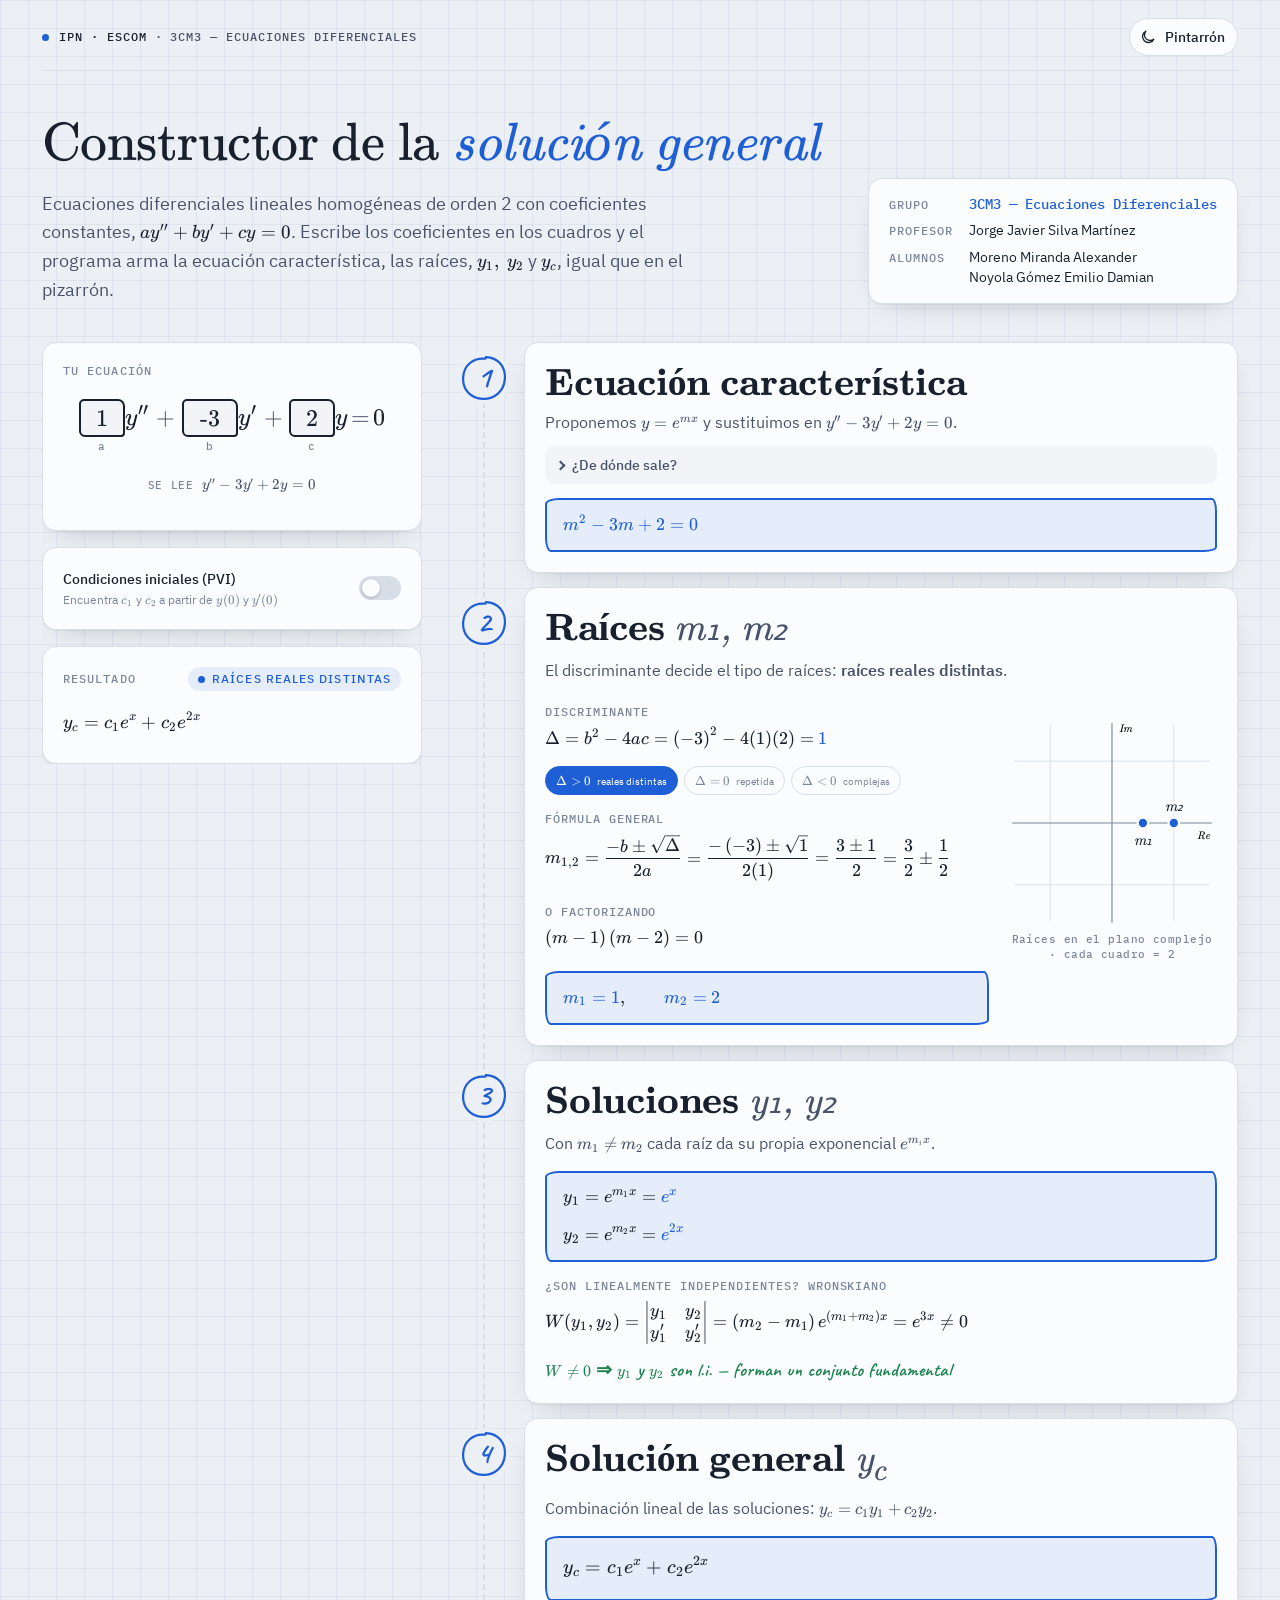
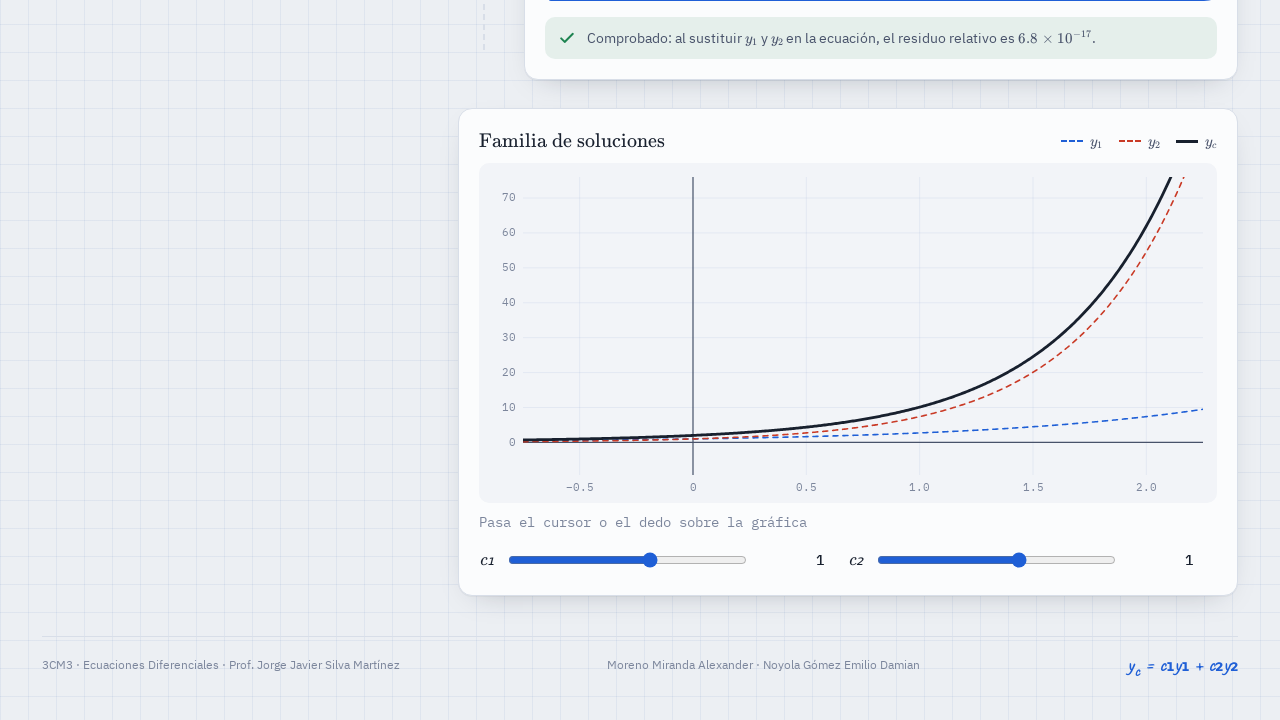
<file: 02_guias/g04_ecuaciones_de_segundo_orden/src/index.html>
<!doctype html>
<html lang="es">
<head>
<meta charset="utf-8">
<meta name="viewport" content="width=device-width, initial-scale=1, viewport-fit=cover">
<!--@CABEZA-->
<title>Solucionador EDO Orden 2</title>
<meta name="claude:viewport-fit-sides" content="cover">
<meta name="description" content="Construye paso a paso la solución general de ay'' + by' + cy = 0">
<!--@/CABEZA-->
<link rel="stylesheet" href="vendor/katex/katex.min.css">
<link rel="stylesheet" href="css/fuentes.css">
<link rel="stylesheet" href="css/estilos.css">
</head>
<body>
<!--@CUERPO-->
<div class="contenedor">

  <nav class="barra" aria-label="Encabezado">
    <div class="marca"><span class="punto"></span><span><b>IPN · ESCOM</b> · 3CM3 — Ecuaciones Diferenciales</span></div>
    <button id="btn-tema" class="btn-tema" type="button" aria-pressed="false" title="Cambiar tema">
      <svg class="luna" viewBox="0 0 24 24" aria-hidden="true"><path d="M20 14.5A8 8 0 1 1 9.5 4a6.5 6.5 0 0 0 10.5 10.5Z"/></svg>
      <svg class="sol" viewBox="0 0 24 24" aria-hidden="true"><circle cx="12" cy="12" r="4"/><path d="M12 2v2M12 20v2M4.9 4.9l1.4 1.4M17.7 17.7l1.4 1.4M2 12h2M20 12h2M4.9 19.1l1.4-1.4M17.7 6.3l1.4-1.4"/></svg>
      <span id="tema-txt">Pintarrón</span>
    </button>
  </nav>

  <header class="portada">
    <div>
      <h1>Constructor de la <em>solución general</em></h1>
      <p class="lead">Ecuaciones diferenciales lineales homogéneas de orden 2 con coeficientes constantes,
        <span class="mi" data-tex="ay'' + by' + cy = 0"></span>. Escribe los coeficientes en los cuadros y el programa
        arma la ecuación característica, las raíces, <span class="mi" data-tex="y_1,\ y_2"></span> y
        <span class="mi" data-tex="y_c"></span>, igual que en el pizarrón.</p>
    </div>
    <dl class="creditos">
      <dt>Grupo</dt><dd class="grupo">3CM3 — Ecuaciones Diferenciales</dd>
      <dt>Profesor</dt><dd>Jorge Javier Silva Martínez</dd>
      <dt>Alumnos</dt><dd><span>Moreno Miranda Alexander</span><span>Noyola Gómez Emilio Damian</span></dd>
    </dl>
  </header>

  <main class="layout">
    <!-- ================= PANEL DE CAPTURA ================= -->
    <aside class="panel" id="panel">
      <section class="tarjeta" aria-labelledby="t-ecuacion">
        <h2 class="etq-sec" id="t-ecuacion">Tu ecuación</h2>
        <div class="ecuacion-entrada">
          <span class="grupo"><label class="campo"><input id="in-a" value="1" autocomplete="off" spellcheck="false" aria-label="Coeficiente a de y''"><span class="letra">a</span></label><span class="t mi" data-tex="y''"></span></span>
          <span class="op">+</span>
          <span class="grupo"><label class="campo"><input id="in-b" value="-3" autocomplete="off" spellcheck="false" aria-label="Coeficiente b de y'"><span class="letra">b</span></label><span class="t mi" data-tex="y'"></span></span>
          <span class="op">+</span>
          <span class="grupo"><label class="campo"><input id="in-c" value="2" autocomplete="off" spellcheck="false" aria-label="Coeficiente c de y"><span class="letra">c</span></label><span class="t mi" data-tex="y"></span><span class="op">=</span><span class="t">0</span></span>
        </div>
        <p class="ecu-limpia"><span class="etq-inline">Se lee</span><span id="ecu-limpia" class="mi" data-tex="y''-3y'+2y=0"></span></p>
        <p class="aviso" id="aviso" role="status" hidden></p>
      </section>

      <section class="tarjeta">
        <label class="interruptor" for="pvi-on">
          <span class="txt">Condiciones iniciales (PVI)<small>Encuentra <span class="mi" data-tex="c_1"></span> y <span class="mi" data-tex="c_2"></span> a partir de <span class="mi" data-tex="y(0)"></span> y <span class="mi" data-tex="y'(0)"></span></small></span>
          <input type="checkbox" id="pvi-on" aria-controls="pvi-campos">
          <span class="pista" aria-hidden="true"></span>
        </label>
        <div class="pvi-campos" id="pvi-campos" hidden>
          <span class="par"><span class="mi" data-tex="y(0) ="></span><label class="campo"><input id="in-y0" value="0" autocomplete="off" spellcheck="false" aria-label="Valor de y(0)"></label></span>
          <span class="par"><span class="mi" data-tex="y'(0) ="></span><label class="campo"><input id="in-v0" value="3" autocomplete="off" spellcheck="false" aria-label="Valor de y'(0)"></label></span>
        </div>
      </section>

      <section class="tarjeta resumen" aria-labelledby="t-resumen">
        <h2 class="etq-sec" id="t-resumen">Resultado <span class="caso-pill" id="res-caso" data-caso="reales">Raíces reales distintas</span></h2>
        <div class="mat" id="res-yc" data-tex="y_c = c_1e^{x} + c_2e^{2x}"></div>
      </section>

    </aside>

    <!-- ================= PASOS ================= -->
    <div>
      <div class="pasos" id="pasos" aria-live="polite"></div>

      <section class="seccion tarjeta grafica" aria-labelledby="graf-titulo">
        <div class="cab">
          <h3 id="graf-titulo">Familia de soluciones</h3>
          <div class="leyenda" id="leyenda">
            <span class="it"><i class="y1"></i><span class="mi" data-tex="y_1"></span></span>
            <span class="it"><i class="y2"></i><span class="mi" data-tex="y_2"></span></span>
            <span class="it"><i class="yc"></i><span class="mi" id="leyenda-yc" data-tex="y_c"></span></span>
          </div>
        </div>
        <canvas id="lienzo" aria-label="Gráfica de y1, y2 y la solución"></canvas>
        <div class="lectura" id="lectura"></div>
        <div class="deslizadores">
          <div class="desl"><label for="sl-c1">c₁</label><input type="range" id="sl-c1" min="-5" max="5" step="0.1" value="1"><output id="sl-c1-out" for="sl-c1">1</output></div>
          <div class="desl"><label for="sl-c2">c₂</label><input type="range" id="sl-c2" min="-5" max="5" step="0.1" value="1"><output id="sl-c2-out" for="sl-c2">1</output></div>
          <button class="boton sec" id="btn-volver-pvi" type="button" hidden>Volver al PVI</button>
        </div>
      </section>
    </div>
  </main>

  <footer class="pie">
    <span>3CM3 · Ecuaciones Diferenciales · Prof. Jorge Javier Silva Martínez</span>
    <span>Moreno Miranda Alexander · Noyola Gómez Emilio Damian</span>
    <span class="mano">y<sub>c</sub> = c₁y₁ + c₂y₂</span>
  </footer>
</div>
<!--@/CUERPO-->
<!--@SCRIPTS-->
<script src="vendor/katex/katex.min.js"></script>
<script src="js/1-aritmetica.js"></script>
<script src="js/2-motor.js"></script>
<script src="js/3-latex.js"></script>
<script src="js/4-graficas.js"></script>
<script src="js/5-interfaz.js"></script>
<!--@/SCRIPTS-->
</body>
</html>
</file>
<file: 02_guias/g04_ecuaciones_de_segundo_orden/src/css/fuentes.css>
/* Fuentes embebidas (funcionan sin internet) */
@font-face { font-family: "IBM Plex Sans"; font-weight: 400; font-style: normal; font-display: swap; src: url(../vendor/fuentes/ibm-plex-sans-latin-400-normal.woff2) format("woff2"); }
@font-face { font-family: "IBM Plex Sans"; font-weight: 500; font-style: normal; font-display: swap; src: url(../vendor/fuentes/ibm-plex-sans-latin-500-normal.woff2) format("woff2"); }
@font-face { font-family: "IBM Plex Sans"; font-weight: 600; font-style: normal; font-display: swap; src: url(../vendor/fuentes/ibm-plex-sans-latin-600-normal.woff2) format("woff2"); }
@font-face { font-family: "IBM Plex Mono"; font-weight: 400; font-style: normal; font-display: swap; src: url(../vendor/fuentes/ibm-plex-mono-latin-400-normal.woff2) format("woff2"); }
@font-face { font-family: "IBM Plex Mono"; font-weight: 500; font-style: normal; font-display: swap; src: url(../vendor/fuentes/ibm-plex-mono-latin-500-normal.woff2) format("woff2"); }
@font-face { font-family: "Caveat"; font-weight: 600; font-style: normal; font-display: swap; src: url(../vendor/fuentes/caveat-latin-600-normal.woff2) format("woff2"); }
</file>
<file: 02_guias/g04_ecuaciones_de_segundo_orden/src/css/estilos.css>
/* =====================================================================
   DISEÑO · "Pintarrón y pizarrón"
   Concepto: la página es el pizarrón del salón. Los títulos usan la
   misma letra que LaTeX (Computer Modern, vía KaTeX) para que texto y
   fórmulas sean una sola voz; los números de paso van "a plumón",
   encerrados en círculo como los escribe el profesor.
   Layout: panel de captura fijo a la izquierda + pasos ①–⑤ en línea de
   tiempo a la derecha; en celular todo en una columna.
   ===================================================================== */
:root {
  /* Color · pintarrón (claro) */
  --bg: #eceff3;
  --surface: #fbfcfd;
  --surface-2: #f2f4f8;
  --ink: #18202e;
  --ink-2: #48526a;
  --ink-3: #7c869c;
  --line: #d8dee8;
  --grid: rgba(48, 92, 170, 0.07);
  --accent: #1f5fd6;              /* plumón azul */
  --accent-ink: #ffffff;
  --accent-soft: rgba(31, 95, 214, 0.09);
  --red: #c93a26;                 /* plumón rojo */
  --red-soft: rgba(201, 58, 38, 0.09);
  --green: #1d8350;
  --green-soft: rgba(29, 131, 80, 0.1);
  --c-y1: #1f5fd6;
  --c-y2: #c93a26;
  --c-yc: #18202e;
  --shadow: 0 1px 0 rgba(24, 32, 46, 0.04), 0 10px 30px -18px rgba(24, 32, 46, 0.35);

  /* Tipografía */
  --f-tex: KaTeX_Main, "Latin Modern Roman", "Computer Modern", Georgia, serif;
  --f-ui: "IBM Plex Sans", system-ui, -apple-system, "Segoe UI", Roboto, sans-serif;
  --f-mono: "IBM Plex Mono", ui-monospace, "Cascadia Mono", Consolas, monospace;
  --f-plumon: Caveat, "Segoe Print", "Comic Sans MS", cursive;

  /* Escala */
  --t-xs: 0.75rem;
  --t-sm: 0.875rem;
  --t-md: 1rem;
  --t-lg: 1.25rem;
  --t-xl: clamp(1.6rem, 1.2rem + 1.6vw, 2.35rem);
  --t-hero: clamp(2rem, 1.3rem + 3vw, 3.4rem);
  --r: 14px;
  --mano: 14px 5px 13px 6px / 6px 13px 5px 14px;   /* borde "dibujado a mano" */
}
@media (prefers-color-scheme: dark) {
  :root:not([data-theme="light"]) {
    --bg: #15211d; --surface: #1b2a25; --surface-2: #213330; --ink: #ebf1ea; --ink-2: #b7c4bb;
    --ink-3: #82938a; --line: #2e423b; --grid: rgba(220, 240, 225, 0.045); --accent: #86b8ff;
    --accent-ink: #0f1a17; --accent-soft: rgba(134, 184, 255, 0.12); --red: #ff9a83; --red-soft: rgba(255, 154, 131, 0.12);
    --green: #8fdcaa; --green-soft: rgba(143, 220, 170, 0.12); --c-y1: #86b8ff; --c-y2: #ff9a83; --c-yc: #f4f1d6;
    --shadow: 0 1px 0 rgba(0, 0, 0, 0.2), 0 14px 34px -20px rgba(0, 0, 0, 0.7);
    color-scheme: dark;
  }
}
:root[data-theme="dark"] {
  --bg: #15211d; --surface: #1b2a25; --surface-2: #213330; --ink: #ebf1ea; --ink-2: #b7c4bb;
  --ink-3: #82938a; --line: #2e423b; --grid: rgba(220, 240, 225, 0.045); --accent: #86b8ff;
  --accent-ink: #0f1a17; --accent-soft: rgba(134, 184, 255, 0.12); --red: #ff9a83; --red-soft: rgba(255, 154, 131, 0.12);
  --green: #8fdcaa; --green-soft: rgba(143, 220, 170, 0.12); --c-y1: #86b8ff; --c-y2: #ff9a83; --c-yc: #f4f1d6;
  --shadow: 0 1px 0 rgba(0, 0, 0, 0.2), 0 14px 34px -20px rgba(0, 0, 0, 0.7);
  color-scheme: dark;
}

/* ---------- base ---------- */
*, *::before, *::after { box-sizing: border-box; }
[hidden] { display: none !important; }
html { -webkit-text-size-adjust: 100%; }
body {
  margin: 0;
  background-color: var(--bg);
  background-image:
    linear-gradient(var(--grid) 1px, transparent 1px),
    linear-gradient(90deg, var(--grid) 1px, transparent 1px);
  background-size: 28px 28px;
  color: var(--ink);
  font: 400 var(--t-md)/1.6 var(--f-ui);
  overflow-x: hidden;
  transition: background-color .35s ease, color .35s ease;
}
.contenedor {
  max-width: 1260px;
  margin: 0 auto;
  padding-left: max(16px, env(safe-area-inset-left, 0px));
  padding-right: max(16px, env(safe-area-inset-right, 0px));
  padding-block: 18px 40px;
}
@media (min-width: 720px) {
  .contenedor {
    padding-left: max(32px, env(safe-area-inset-left, 0px));
    padding-right: max(32px, env(safe-area-inset-right, 0px));
  }
}
button, input { font: inherit; color: inherit; }
:focus-visible { outline: 2.5px solid var(--accent); outline-offset: 3px; border-radius: 6px; }
code { font-family: var(--f-mono); font-size: .9em; }
.tenue { color: var(--ink-3); }

/* ---------- barra superior ---------- */
.barra {
  display: flex; align-items: center; justify-content: space-between; gap: 12px;
  padding-bottom: 14px; border-bottom: 1px solid var(--line);
}
.marca {
  display: flex; align-items: center; gap: 10px; min-width: 0;
  font: 500 var(--t-xs)/1.3 var(--f-mono); letter-spacing: .08em; text-transform: uppercase; color: var(--ink-2);
}
.marca b { color: var(--ink); font-weight: 500; }
.marca .punto { width: 7px; height: 7px; border-radius: 50%; background: var(--accent); flex: none; }
.btn-tema {
  display: inline-flex; align-items: center; gap: 8px; flex: none;
  padding: 7px 12px 7px 9px; border-radius: 999px; border: 1px solid var(--line);
  background: var(--surface); cursor: pointer; font-size: var(--t-sm); font-weight: 500;
  transition: border-color .2s, transform .2s;
}
.btn-tema:hover { border-color: var(--accent); }
.btn-tema svg { width: 18px; height: 18px; fill: none; stroke: currentColor; stroke-width: 1.8; stroke-linecap: round; }
.btn-tema .sol { display: none; }
.btn-tema[aria-pressed="true"] .sol { display: block; }
.btn-tema[aria-pressed="true"] .luna { display: none; }

/* ---------- portada ---------- */
.portada {
  display: grid; gap: 22px 40px; align-items: end;
  padding-block: 30px 30px;
}
@media (min-width: 900px) { .portada { grid-template-columns: minmax(0, 1fr) auto; padding-block: 44px 38px; } }
.portada h1 {
  margin: 0; font: 400 var(--t-hero)/1.05 var(--f-tex); letter-spacing: -.01em; text-wrap: balance;
}
.portada h1 em { font-style: italic; color: var(--accent); }
.portada .lead {
  margin: 14px 0 0; max-width: 60ch; color: var(--ink-2); font-size: clamp(1rem, .95rem + .3vw, 1.12rem);
}
.portada .lead .mi { color: var(--ink); white-space: nowrap; }
.creditos {
  margin: 0; display: grid; grid-template-columns: auto 1fr; gap: 6px 16px; align-items: baseline;
  padding: 16px 20px; background: var(--surface); border: 1px solid var(--line); border-radius: var(--r);
  box-shadow: var(--shadow); min-width: 0;
}
.creditos dt {
  font: 500 var(--t-xs)/1.4 var(--f-mono); letter-spacing: .08em; text-transform: uppercase; color: var(--ink-3);
}
.creditos dd { margin: 0; font-size: var(--t-sm); line-height: 1.45; min-width: 0; }
.creditos dd.grupo { font: 500 var(--t-sm)/1.4 var(--f-mono); color: var(--accent); }
.creditos dd span { display: block; }

/* ---------- distribución principal ---------- */
.layout { display: grid; gap: 28px; align-items: start; }
.layout > * { min-width: 0; }
@media (min-width: 1040px) {
  .layout { grid-template-columns: 380px minmax(0, 1fr); gap: 36px; }
  .panel { position: sticky; top: calc(16px + env(safe-area-inset-top, 0px)); max-height: calc(100vh - 32px); overflow-y: auto; scrollbar-width: thin; }
}

/* ---------- panel de captura ---------- */
.panel { display: grid; gap: 16px; }
.panel > *, .pasos > * { min-width: 0; }
.tarjeta {
  background: var(--surface); border: 1px solid var(--line); border-radius: var(--r);
  box-shadow: var(--shadow); padding: 20px;
}
.etq-sec {
  margin: 0 0 12px; font: 500 var(--t-xs)/1.3 var(--f-mono); letter-spacing: .09em; text-transform: uppercase; color: var(--ink-3);
  display: flex; justify-content: space-between; gap: 8px; align-items: center;
}
.ecuacion-entrada {
  display: flex; flex-wrap: wrap; align-items: center; justify-content: center;
  column-gap: .16em; row-gap: 1.1em;
  font-family: var(--f-tex); font-size: clamp(20px, 5.4vw, 29px);
  padding: 8px 0 22px;
}
@media (min-width: 1040px) { .ecuacion-entrada { font-size: 24px; } }
.ecuacion-entrada .t { display: inline-flex; align-items: center; }
.ecuacion-entrada .grupo { display: inline-flex; align-items: center; white-space: nowrap; }
.ecuacion-entrada .op { padding: 0 .12em; color: var(--ink-2); }
.campo { position: relative; display: inline-flex; }
.campo input {
  width: 2.4em; min-width: 0; padding: .14em .12em .1em; text-align: center;
  font-family: var(--f-tex); font-size: 1em; line-height: 1.15;
  background: var(--surface-2); border: 2px solid var(--ink); border-radius: 5px 7px 4px 6px;
  transition: border-color .15s, background-color .15s, box-shadow .15s, width .12s ease;
}
.campo input:hover { background: var(--surface); }
.campo input:focus { outline: none; border-color: var(--accent); background: var(--surface); box-shadow: 0 0 0 4px var(--accent-soft); }
.campo .letra {
  position: absolute; left: 50%; top: calc(100% + 4px); transform: translateX(-50%);
  font: 500 11px/1 var(--f-mono); color: var(--ink-3); letter-spacing: .04em; pointer-events: none;
}
.campo.error input { border-color: var(--red); background: var(--red-soft); }
.campo.error .letra { color: var(--red); }

.ecu-limpia { text-align: center; color: var(--ink-2); font-size: var(--t-sm); min-height: 1.6em; }
.ecu-limpia .etq-inline { font: 500 11px/1 var(--f-mono); letter-spacing: .06em; text-transform: uppercase; color: var(--ink-3); margin-right: 8px; }

.aviso {
  margin: 14px 0 0; padding: 10px 12px; border-radius: 10px; font-size: var(--t-sm);
  background: var(--red-soft); color: var(--red); border: 1px solid color-mix(in srgb, var(--red) 35%, transparent);
}
.aviso code { background: var(--surface); padding: 1px 5px; border-radius: 4px; color: var(--ink); }

.boton {
  display: inline-flex; align-items: center; gap: 8px; padding: 8px 14px; border-radius: 10px; cursor: pointer;
  border: 1px solid var(--accent); background: var(--accent); color: var(--accent-ink); font-weight: 500; font-size: var(--t-sm);
  transition: filter .15s, transform .15s;
}
.boton:hover { filter: brightness(1.08); transform: translateY(-1px); }
.boton svg { width: 17px; height: 17px; fill: none; stroke: currentColor; stroke-width: 1.8; stroke-linecap: round; stroke-linejoin: round; }
.boton.sec { background: transparent; color: var(--accent); }

/* interruptor PVI */
.interruptor { display: flex; align-items: center; justify-content: space-between; gap: 12px; cursor: pointer; }
.interruptor .txt { font-weight: 500; font-size: var(--t-sm); }
.interruptor .txt small { display: block; font-weight: 400; color: var(--ink-3); font-size: var(--t-xs); }
.interruptor input { position: absolute; opacity: 0; pointer-events: none; }
.interruptor .pista {
  flex: none; width: 42px; height: 24px; border-radius: 999px; background: var(--line); position: relative; transition: background-color .2s;
}
.interruptor .pista::after {
  content: ""; position: absolute; top: 3px; left: 3px; width: 18px; height: 18px; border-radius: 50%;
  background: var(--surface); box-shadow: 0 1px 3px rgba(0,0,0,.25); transition: transform .2s ease;
}
.interruptor input:checked + .pista { background: var(--accent); }
.interruptor input:checked + .pista::after { transform: translateX(18px); }
.interruptor input:focus-visible + .pista { outline: 2.5px solid var(--accent); outline-offset: 3px; }
.pvi-campos {
  display: flex; flex-wrap: wrap; justify-content: center; gap: 14px 22px; margin-top: 16px; padding-top: 16px;
  border-top: 1px dashed var(--line); font-family: var(--f-tex); font-size: 21px;
}
.pvi-campos .par { display: inline-flex; align-items: center; gap: .3em; }

/* resumen */
.resumen .caso-pill {
  display: inline-flex; align-items: center; gap: 7px; padding: 4px 10px; border-radius: 999px;
  font: 500 var(--t-xs)/1.3 var(--f-ui); background: var(--accent-soft); color: var(--accent);
}
.resumen .caso-pill::before { content: ""; width: 7px; height: 7px; border-radius: 50%; background: currentColor; }
.resumen .caso-pill[data-caso="repetida"] { background: var(--green-soft); color: var(--green); }
.resumen .caso-pill[data-caso="complejas"] { background: var(--red-soft); color: var(--red); }
.resumen .mat { margin-top: 8px; font-size: 1.05em; }

/* ---------- matemáticas ---------- */
.mat { overflow: hidden; max-width: 100%; padding-block: 2px; }
.mat.desliza { overflow-x: auto; scrollbar-width: thin; }
.mat .katex-display { margin: .35em 0; }
.mat .katex-display > .katex { text-align: left; }
.katex { font-size: 1.12em; }
.mi .katex { font-size: 1.06em; }
.katex .hl { color: var(--accent); }

/* ---------- pasos ---------- */
.pasos { display: grid; gap: 14px; position: relative; }
.pasos::before {
  content: ""; position: absolute; left: 25px; top: 40px; bottom: 30px; width: 0;
  border-left: 2px dashed var(--line);
}
.paso { display: grid; grid-template-columns: 52px minmax(0, 1fr); gap: 0 14px; position: relative; }
.paso-num { position: relative; width: 52px; height: 52px; margin-top: 10px; background: var(--bg); border-radius: 50%; }
.paso-num svg { position: absolute; inset: 0; width: 100%; height: 100%; overflow: visible; }
.paso-num path {
  fill: none; stroke: var(--accent); stroke-width: 2.4; stroke-linecap: round;
  stroke-dasharray: 160; stroke-dashoffset: 0;
}
.paso-num span {
  position: absolute; inset: 0; display: grid; place-items: center; padding-bottom: 3px;
  font: 600 31px/1 var(--f-plumon); color: var(--accent);
}
.paso-cuerpo {
  min-width: 0; background: var(--surface); border: 1px solid var(--line); border-radius: var(--r);
  box-shadow: var(--shadow); padding: 18px 20px 20px;
}
.paso-cuerpo header h3 {
  margin: 0; font: 700 var(--t-xl)/1.15 var(--f-tex); letter-spacing: -.005em; text-wrap: balance;
}
.paso-cuerpo header h3 .m-sym { font-weight: 400; font-style: italic; color: var(--ink-2); }
.paso-sub { margin: 6px 0 4px; color: var(--ink-2); max-width: 68ch; }
.etq {
  margin: 16px 0 0; font: 500 var(--t-xs)/1.3 var(--f-mono); letter-spacing: .08em; text-transform: uppercase; color: var(--ink-3);
}
.nota { margin: 6px 0 0; font: 600 1.2rem/1.3 var(--f-plumon); color: var(--red); }
.nota .katex { font-size: .85em; }
.nota.ok { color: var(--green); }

.resultado {
  position: relative; margin-top: 14px; padding: 6px 16px;
  border: 2px solid var(--accent); border-radius: var(--mano);
  background: var(--accent-soft);
}
.resultado.final { border-width: 2.5px; padding: 10px 16px; }
.paso-final .resultado.final .katex { font-size: 1.24em; }
.verificado {
  display: flex; gap: 10px; align-items: flex-start; margin: 16px 0 0; padding: 10px 12px; border-radius: 10px;
  background: var(--green-soft); color: var(--ink-2); font-size: var(--t-sm);
}
.verificado svg { flex: none; width: 20px; height: 20px; margin-top: 1px; fill: none; stroke: var(--green); stroke-width: 2.4; stroke-linecap: round; stroke-linejoin: round; }
.verificado.mal { background: var(--red-soft); }
.verificado.mal svg { stroke: var(--red); }

.porque { margin-top: 10px; border-radius: 10px; background: var(--surface-2); }
.porque summary {
  cursor: pointer; padding: 8px 12px; font-size: var(--t-sm); font-weight: 500; color: var(--ink-2);
  list-style: none; display: flex; align-items: center; gap: 8px;
}
.porque summary::-webkit-details-marker { display: none; }
.porque summary::before {
  content: ""; width: 7px; height: 7px; border-right: 2px solid currentColor; border-bottom: 2px solid currentColor;
  transform: rotate(-45deg); transition: transform .2s;
}
.porque[open] summary::before { transform: rotate(45deg); }
.porque-cuerpo { padding: 0 14px 12px; }

.casos { display: flex; flex-wrap: wrap; gap: 6px; margin-top: 8px; }
.caso {
  display: inline-flex; align-items: baseline; gap: 6px; padding: 4px 10px; border-radius: 999px;
  border: 1px solid var(--line); color: var(--ink-3); font-size: var(--t-xs);
}
.caso .katex { font-size: 1.05em; }
.caso.activo { border-color: var(--accent); background: var(--accent); color: var(--accent-ink); }

.split { display: grid; gap: 18px; }
.split > * { min-width: 0; }
@media (min-width: 1200px) { .split { grid-template-columns: minmax(0, 1fr) 210px; align-items: start; } }
.plano { margin: 0; justify-self: center; width: min(100%, 230px); }
@media (min-width: 1200px) { .plano { margin-top: 30px; } }
.plano svg { display: block; width: 100%; height: auto; }
.plano figcaption { text-align: center; font: 500 11px/1.4 var(--f-mono); color: var(--ink-3); letter-spacing: .04em; margin-top: 4px; }
.pr-grid { stroke: var(--line); stroke-width: 1; fill: none; }
.pr-eje { stroke: var(--ink-3); stroke-width: 1.3; fill: none; }
.pr-axis { font-style: italic; font-family: var(--f-tex); font-size: 13px; }
.pr-dot { fill: var(--accent); stroke: var(--surface); stroke-width: 2.5; }
.pr-ring { fill: none; stroke: var(--accent); stroke-width: 1.6; stroke-dasharray: 3 3; }
.pr-lab { fill: var(--ink); font: italic 17px var(--f-tex); paint-order: stroke; stroke: var(--surface); stroke-width: 4px; stroke-linejoin: round; }

/* ---------- animación de entrada (estado de reposo visible) ---------- */
@media (prefers-reduced-motion: no-preference) {
  .entrando .paso-cuerpo { animation: subir .5s cubic-bezier(.2,.7,.2,1) both; animation-delay: calc(var(--i) * 70ms); }
  .entrando .paso-num path { animation: trazo .7s ease-out both; animation-delay: calc(var(--i) * 70ms); }
  .entrando .pr-pt { animation: aparecer .45s cubic-bezier(.3,1.6,.5,1) both; animation-delay: calc(200ms + var(--d)); transform-box: fill-box; transform-origin: center; }
}
@keyframes subir { from { opacity: .2; transform: translateY(8px); } to { opacity: 1; transform: none; } }
@keyframes trazo { from { stroke-dashoffset: 160; } to { stroke-dashoffset: 0; } }
@keyframes aparecer { from { transform: scale(.3); } to { transform: scale(1); } }

/* ---------- gráfica ---------- */
.seccion { margin-top: 28px; }
.seccion > h2 {
  margin: 0 0 4px; font: 700 var(--t-xl)/1.15 var(--f-tex); text-wrap: balance;
}
.seccion > .sub { margin: 0 0 16px; color: var(--ink-2); max-width: 68ch; }
.grafica .cab { display: flex; flex-wrap: wrap; justify-content: space-between; gap: 8px 16px; align-items: center; margin-bottom: 10px; }
.grafica .cab h3 { margin: 0; font: 400 var(--t-lg)/1.2 var(--f-tex); }
.leyenda { display: flex; flex-wrap: wrap; gap: 6px 16px; font-size: var(--t-sm); color: var(--ink-2); }
.leyenda span.it { display: inline-flex; align-items: center; gap: 7px; }
.leyenda i { width: 22px; height: 0; border-top: 2px dashed; display: inline-block; }
.leyenda i.y1 { border-color: var(--c-y1); }
.leyenda i.y2 { border-color: var(--c-y2); }
.leyenda i.yc { border-top: 3px solid var(--c-yc); }
#lienzo { display: block; width: 100%; height: clamp(240px, 42vw, 340px); touch-action: pan-y; cursor: crosshair; border-radius: 10px; background: var(--surface-2); }
.lectura {
  display: flex; gap: 18px; flex-wrap: wrap; min-height: 1.6em; margin-top: 8px;
  font: 400 var(--t-sm)/1.6 var(--f-mono); font-variant-numeric: tabular-nums; color: var(--ink-2);
}
.deslizadores { display: grid; gap: 12px 24px; margin-top: 12px; }
@media (min-width: 640px) { .deslizadores { grid-template-columns: 1fr 1fr auto; align-items: center; } }
.desl { display: grid; grid-template-columns: auto minmax(0, 1fr) 4.2em; gap: 12px; align-items: center; }
.desl label { font-family: var(--f-tex); font-style: italic; font-size: 1.15rem; }
.desl input[type="range"] { width: 100%; accent-color: var(--accent); min-width: 0; }
.desl output { font: 500 var(--t-sm)/1 var(--f-mono); font-variant-numeric: tabular-nums; text-align: right; color: var(--ink); }

/* ---------- pie ---------- */
.pie {
  margin-top: 40px; padding-top: 18px; border-top: 1px solid var(--line);
  display: flex; flex-wrap: wrap; gap: 6px 22px; justify-content: space-between;
  font-size: var(--t-xs); color: var(--ink-3);
}
.pie .mano { font: 600 1.25rem/1 var(--f-plumon); color: var(--accent); }

/* ---------- celular ---------- */
@media (max-width: 520px) {
  .tarjeta { padding: 16px 14px; }
  .paso { grid-template-columns: 38px minmax(0, 1fr); gap: 0 10px; }
  .paso-num { width: 38px; height: 38px; margin-top: 12px; }
  .paso-num span { font-size: 24px; }
  .pasos::before { left: 18px; }
  .paso-cuerpo { padding: 14px 14px 16px; }
  .resultado { padding: 4px 10px; }
  .resultado.final { padding: 8px 10px; }
  .creditos { padding: 14px 16px; }
}
</file>
